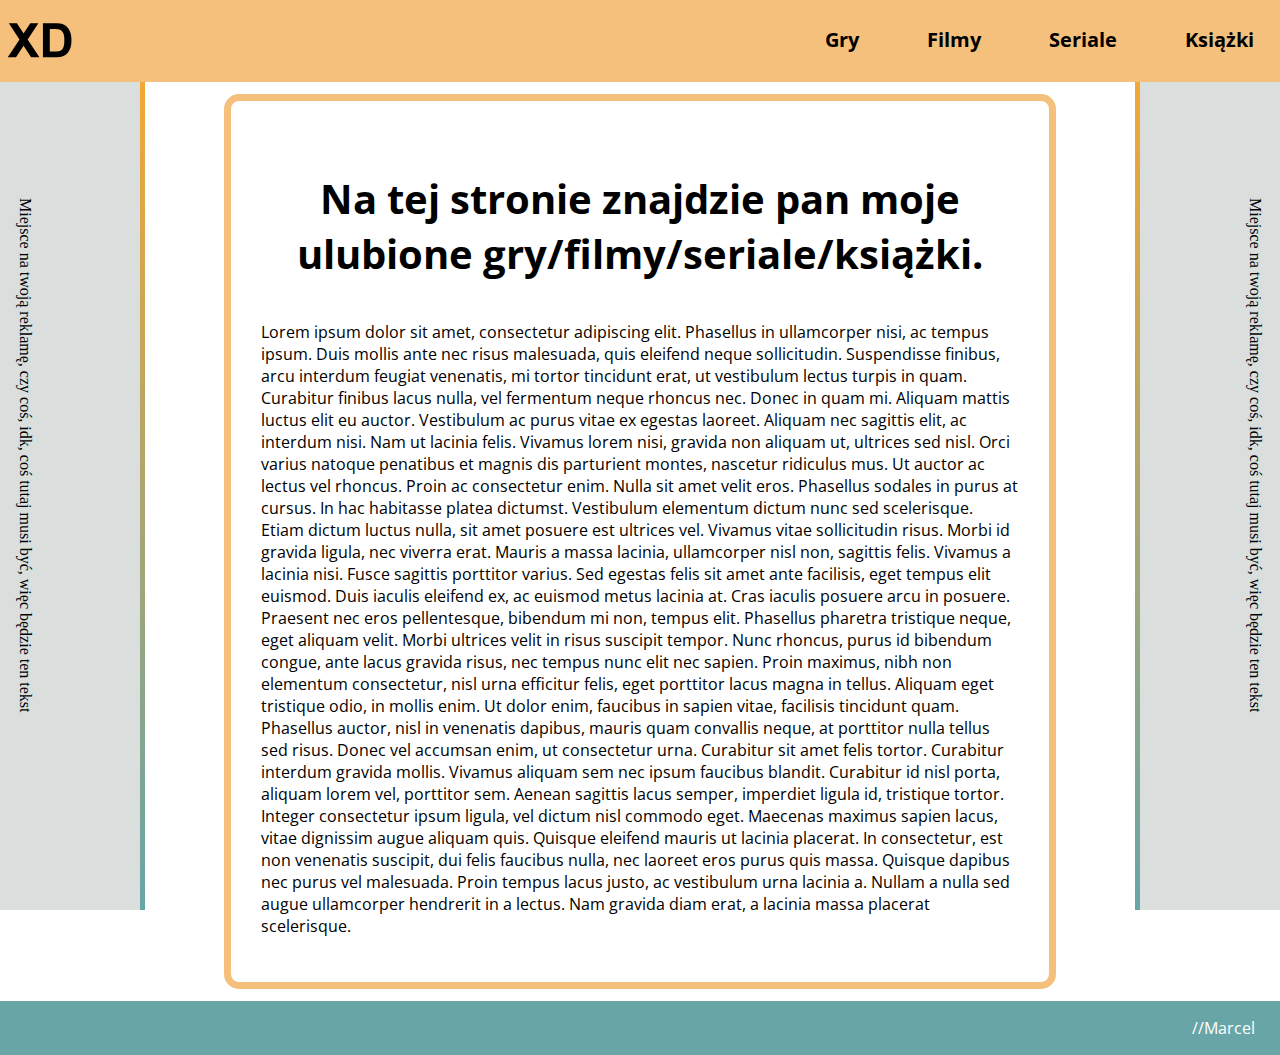
<file: index.html>
<!DOCTYPE html>
<meta charset="utf-8"/>
<html>
<link rel="stylesheet" href="style.css">
<link href="https://fonts.googleapis.com/css2?family=Open+Sans&display=swap" rel="stylesheet"> 


<body>
<main id="test">
	<nav class="navbar-top">
	<a href="index.html"><img id="pic" alt="Logo" src="zasoby-main/logo.png"></img></a>
		<ul>
			<li><a href="gry.html">Gry</a></li>
			<li><a href="filmy.html">Filmy</a></li>
			<li><a href="seriale.html">Seriale</a></li>
			<li><a href="ksiazki.html">Książki</a></li>
		</ul>
	</nav>
	

	<div class="column" id="lewoad">
		<p>Miejsce na twoją reklamę, czy coś, idk, coś tutaj musi być, więc będzie ten tekst</p>
	</div>
	
	<div class="column" id="srodek">
	<div id="widthhack">
		<div class="post" id="numer1"><p id="nag">Na tej stronie znajdzie pan moje ulubione gry/filmy/seriale/książki.</p><p>Lorem ipsum dolor sit amet, consectetur adipiscing elit. Phasellus in ullamcorper nisi, ac tempus ipsum. Duis mollis ante nec risus malesuada, quis eleifend neque sollicitudin. Suspendisse finibus, arcu interdum feugiat venenatis, mi tortor tincidunt erat, ut vestibulum lectus turpis in quam. Curabitur finibus lacus nulla, vel fermentum neque rhoncus nec. Donec in quam mi. Aliquam mattis luctus elit eu auctor. Vestibulum ac purus vitae ex egestas laoreet. Aliquam nec sagittis elit, ac interdum nisi. Nam ut lacinia felis. Vivamus lorem nisi, gravida non aliquam ut, ultrices sed nisl. Orci varius natoque penatibus et magnis dis parturient montes, nascetur ridiculus mus. Ut auctor ac lectus vel rhoncus. Proin ac consectetur enim. Nulla sit amet velit eros. Phasellus sodales in purus at cursus. In hac habitasse platea dictumst. Vestibulum elementum dictum nunc sed scelerisque. Etiam dictum luctus nulla, sit amet posuere est ultrices vel. Vivamus vitae sollicitudin risus. Morbi id gravida ligula, nec viverra erat. Mauris a massa lacinia, ullamcorper nisl non, sagittis felis. Vivamus a lacinia nisi. Fusce sagittis porttitor varius.
			Sed egestas felis sit amet ante facilisis, eget tempus elit euismod. Duis iaculis eleifend ex, ac euismod metus lacinia at. Cras iaculis posuere arcu in posuere. Praesent nec eros pellentesque, bibendum mi non, tempus elit. Phasellus pharetra tristique neque, eget aliquam velit. Morbi ultrices velit in risus suscipit tempor. Nunc rhoncus, purus id bibendum congue, ante lacus gravida risus, nec tempus nunc elit nec sapien. Proin maximus, nibh non elementum consectetur, nisl urna efficitur felis, eget porttitor lacus magna in tellus. Aliquam eget tristique odio, in mollis enim. Ut dolor enim, faucibus in sapien vitae, facilisis tincidunt quam. Phasellus auctor, nisl in venenatis dapibus, mauris quam convallis neque, at porttitor nulla tellus sed risus. Donec vel accumsan enim, ut consectetur urna. Curabitur sit amet felis tortor. Curabitur interdum gravida mollis. Vivamus aliquam sem nec ipsum faucibus blandit. Curabitur id nisl porta, aliquam lorem vel, porttitor sem.
			Aenean sagittis lacus semper, imperdiet ligula id, tristique tortor. Integer consectetur ipsum ligula, vel dictum nisl commodo eget. Maecenas maximus sapien lacus, vitae dignissim augue aliquam quis. Quisque eleifend mauris ut lacinia placerat. In consectetur, est non venenatis suscipit, dui felis faucibus nulla, nec laoreet eros purus quis massa. Quisque dapibus nec purus vel malesuada. Proin tempus lacus justo, ac vestibulum urna lacinia a. Nullam a nulla sed augue ullamcorper hendrerit in a lectus. Nam gravida diam erat, a lacinia massa placerat scelerisque.</p></div>
	</div>
	</div>
	
	<div class="column" id="prawo">
		<p>Miejsce na twoją reklamę, czy coś, idk, coś tutaj musi być, więc będzie ten tekst</p>
	</div>
</main>

	<footer id="footer">
		<p>//Marcel</p>
	</footer>
</body>
</html>
</file>
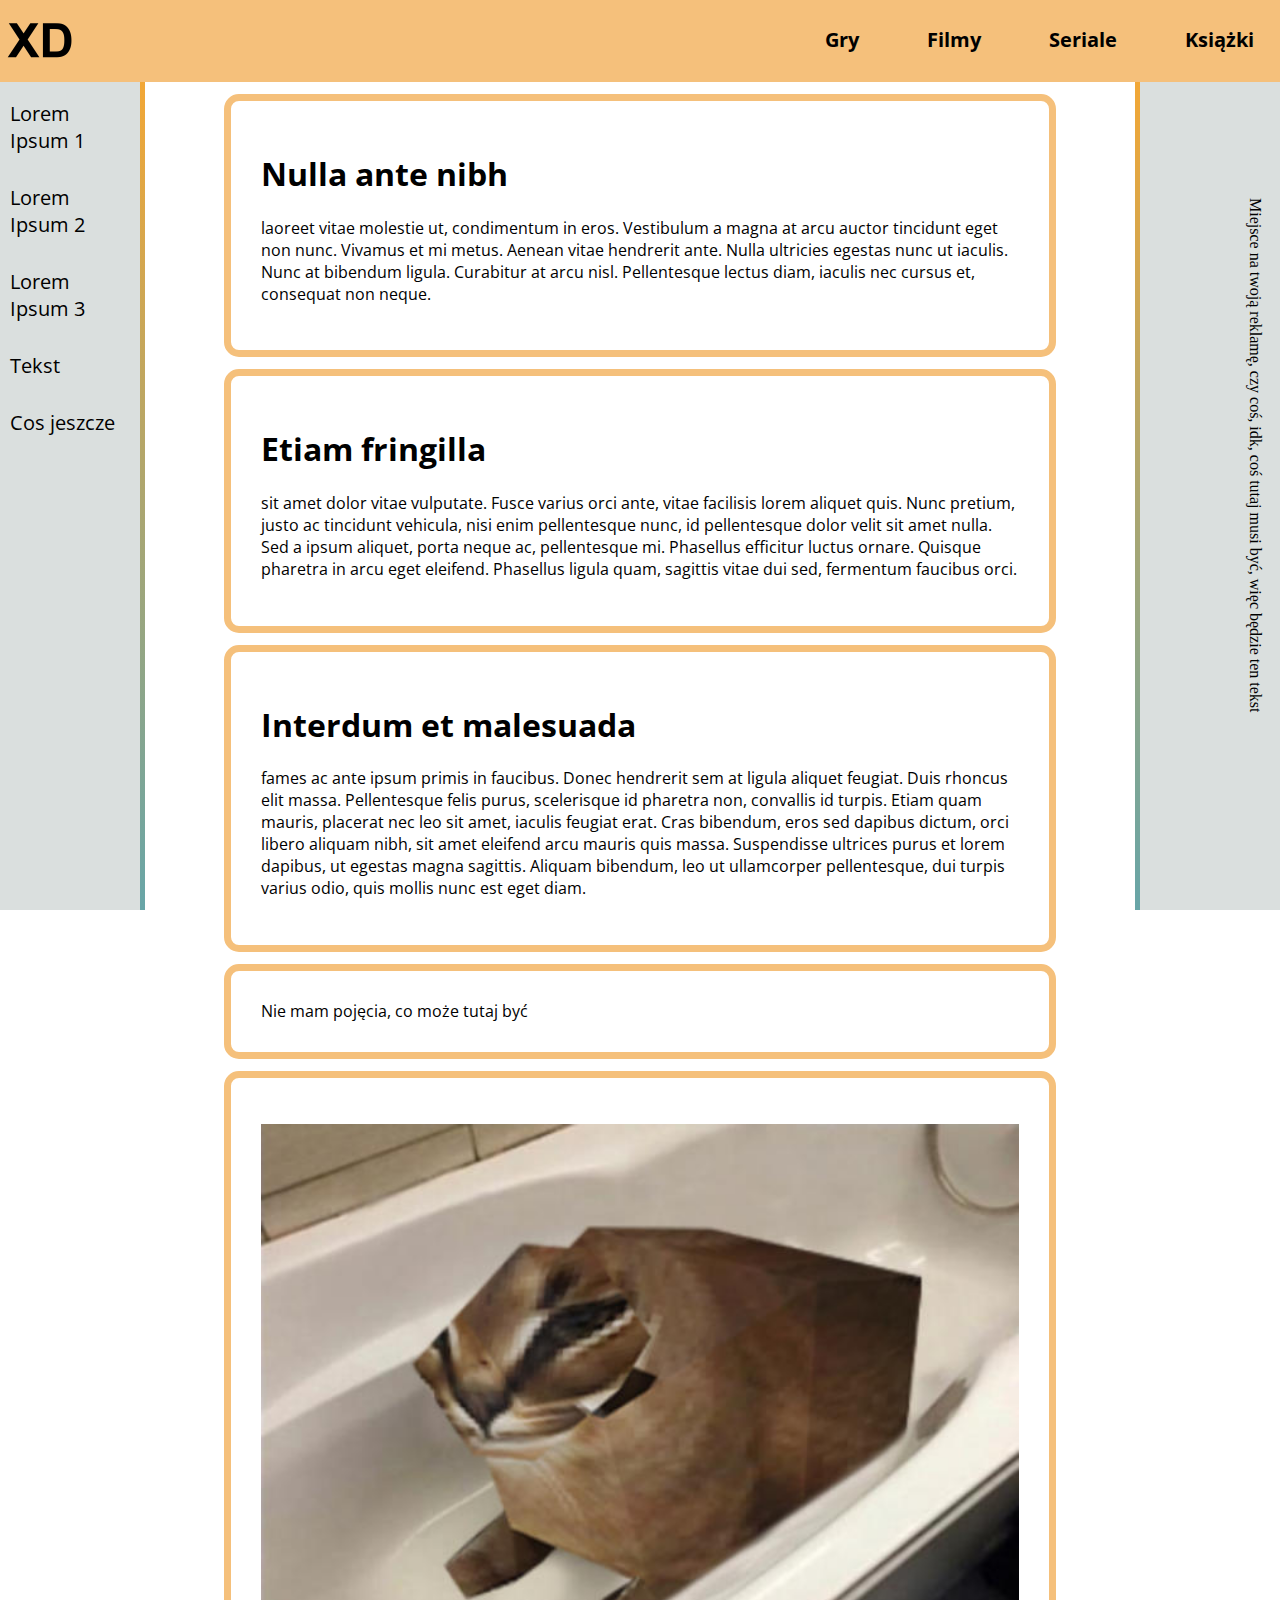
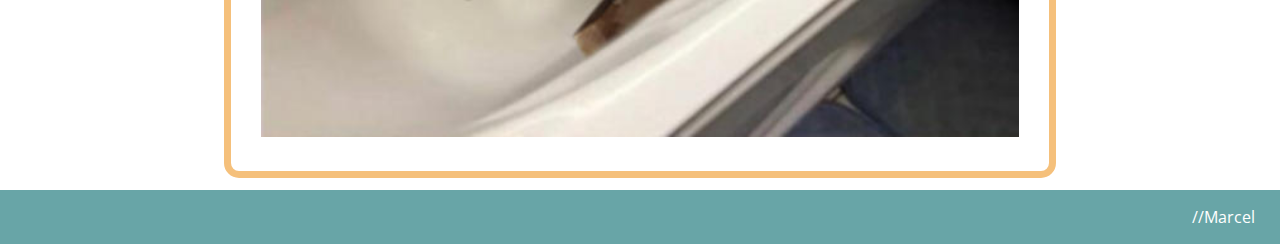
<file: filmy.html>
<!DOCTYPE html>
<meta charset="utf-8"/>
<html>
<link rel="stylesheet" href="style.css">
<link href="https://fonts.googleapis.com/css2?family=Open+Sans&display=swap" rel="stylesheet"> 


<body>
<main id="test">
	<nav class="navbar-top">
	<a href="index.html"><img id="pic" alt="Logo" src="zasoby-main/logo.png"></img></a>
		<ul>
			<li><a href="gry.html">Gry</a></li>
			<li><a href="filmy.html">Filmy</a></li>
			<li><a href="seriale.html">Seriale</a></li>
			<li><a href="ksiazki.html">Książki</a></li>
		</ul>
	</nav>
	

	<div class="column" id="lewo">
		<ul id="list">
			<li><a href="#numer1">Lorem Ipsum 1</a></li>
			<li><a href="#numer2">Lorem Ipsum 2</a></li>
			<li><a href="#numer3">Lorem Ipsum 3</a></li>
			<li><a href="#numer4">Tekst</a></li>
			<li><a href="#numer5">Cos jeszcze</a></li>
		</ul> 
	</div>
	
	<div class="column" id="srodek">
	<div id="widthhack">
		<div class="post" id="numer1"><h1>Nulla ante nibh</h1><p>laoreet vitae molestie ut, condimentum in eros. Vestibulum a magna at arcu auctor tincidunt eget non nunc. Vivamus et mi metus. Aenean vitae hendrerit ante. Nulla ultricies egestas nunc ut iaculis. Nunc at bibendum ligula. Curabitur at arcu nisl. Pellentesque lectus diam, iaculis nec cursus et, consequat non neque. </p></div>
		<div class="post" id="numer2"><h1>Etiam fringilla</h1><p> sit amet dolor vitae vulputate. Fusce varius orci ante, vitae facilisis lorem aliquet quis. Nunc pretium, justo ac tincidunt vehicula, nisi enim pellentesque nunc, id pellentesque dolor velit sit amet nulla. Sed a ipsum aliquet, porta neque ac, pellentesque mi. Phasellus efficitur luctus ornare. Quisque pharetra in arcu eget eleifend. Phasellus ligula quam, sagittis vitae dui sed, fermentum faucibus orci. </p></div>
		<div class="post" id="numer3"><h1>Interdum et malesuada</h1><p> fames ac ante ipsum primis in faucibus. Donec hendrerit sem at ligula aliquet feugiat. Duis rhoncus elit massa. Pellentesque felis purus, scelerisque id pharetra non, convallis id turpis. Etiam quam mauris, placerat nec leo sit amet, iaculis feugiat erat. Cras bibendum, eros sed dapibus dictum, orci libero aliquam nibh, sit amet eleifend arcu mauris quis massa. Suspendisse ultrices purus et lorem dapibus, ut egestas magna sagittis. Aliquam bibendum, leo ut ullamcorper pellentesque, dui turpis varius odio, quis mollis nunc est eget diam.</p></div>
		<div class="post" id="numer4"> Nie mam pojęcia, co może tutaj być </div>
		<div class="post" id="numer5"><p></p><img src="zasoby-ogolne/floppa.jpg"></img></div>
	</div>
	</div>
	
	<div class="column" id="prawo">
		<p>Miejsce na twoją reklamę, czy coś, idk, coś tutaj musi być, więc będzie ten tekst</p>
	</div>
</main>

	<footer id="footer">
		<p>//Marcel</p>
	</footer>
</body>
</html>
</file>
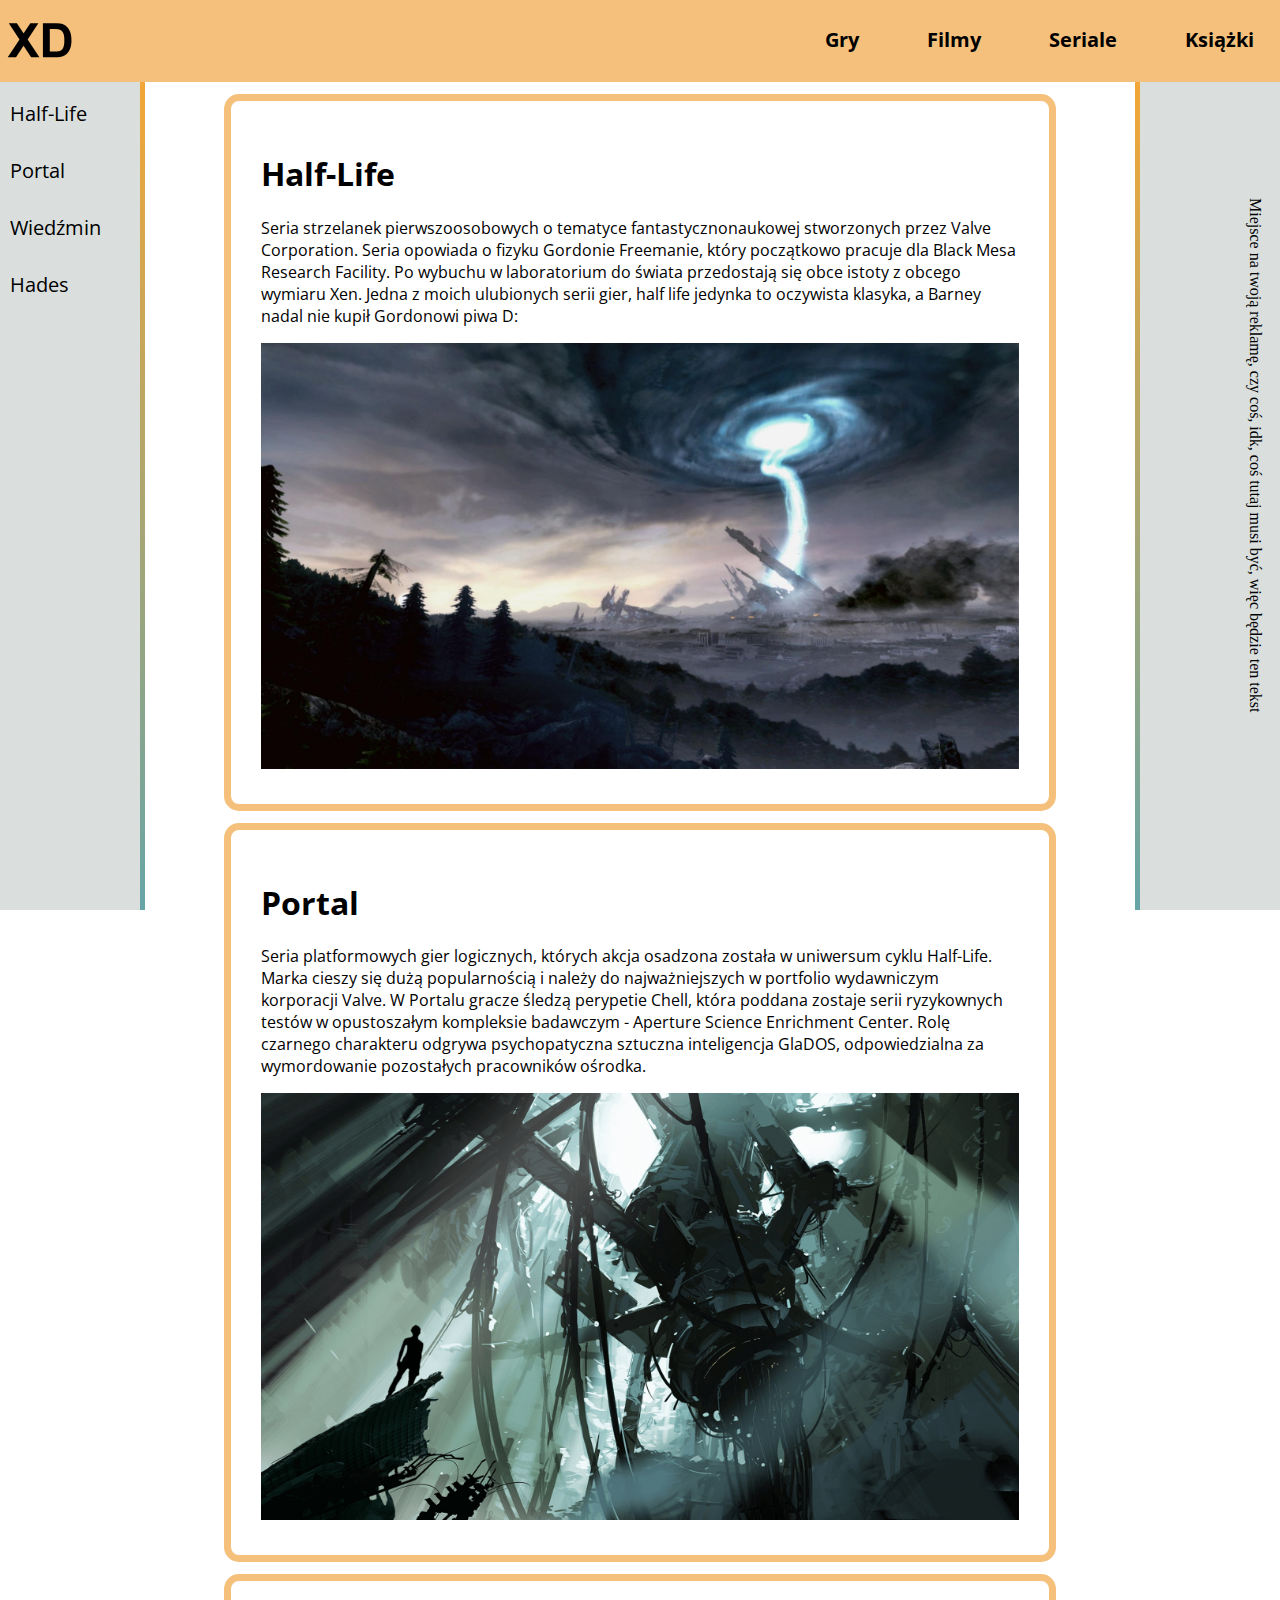
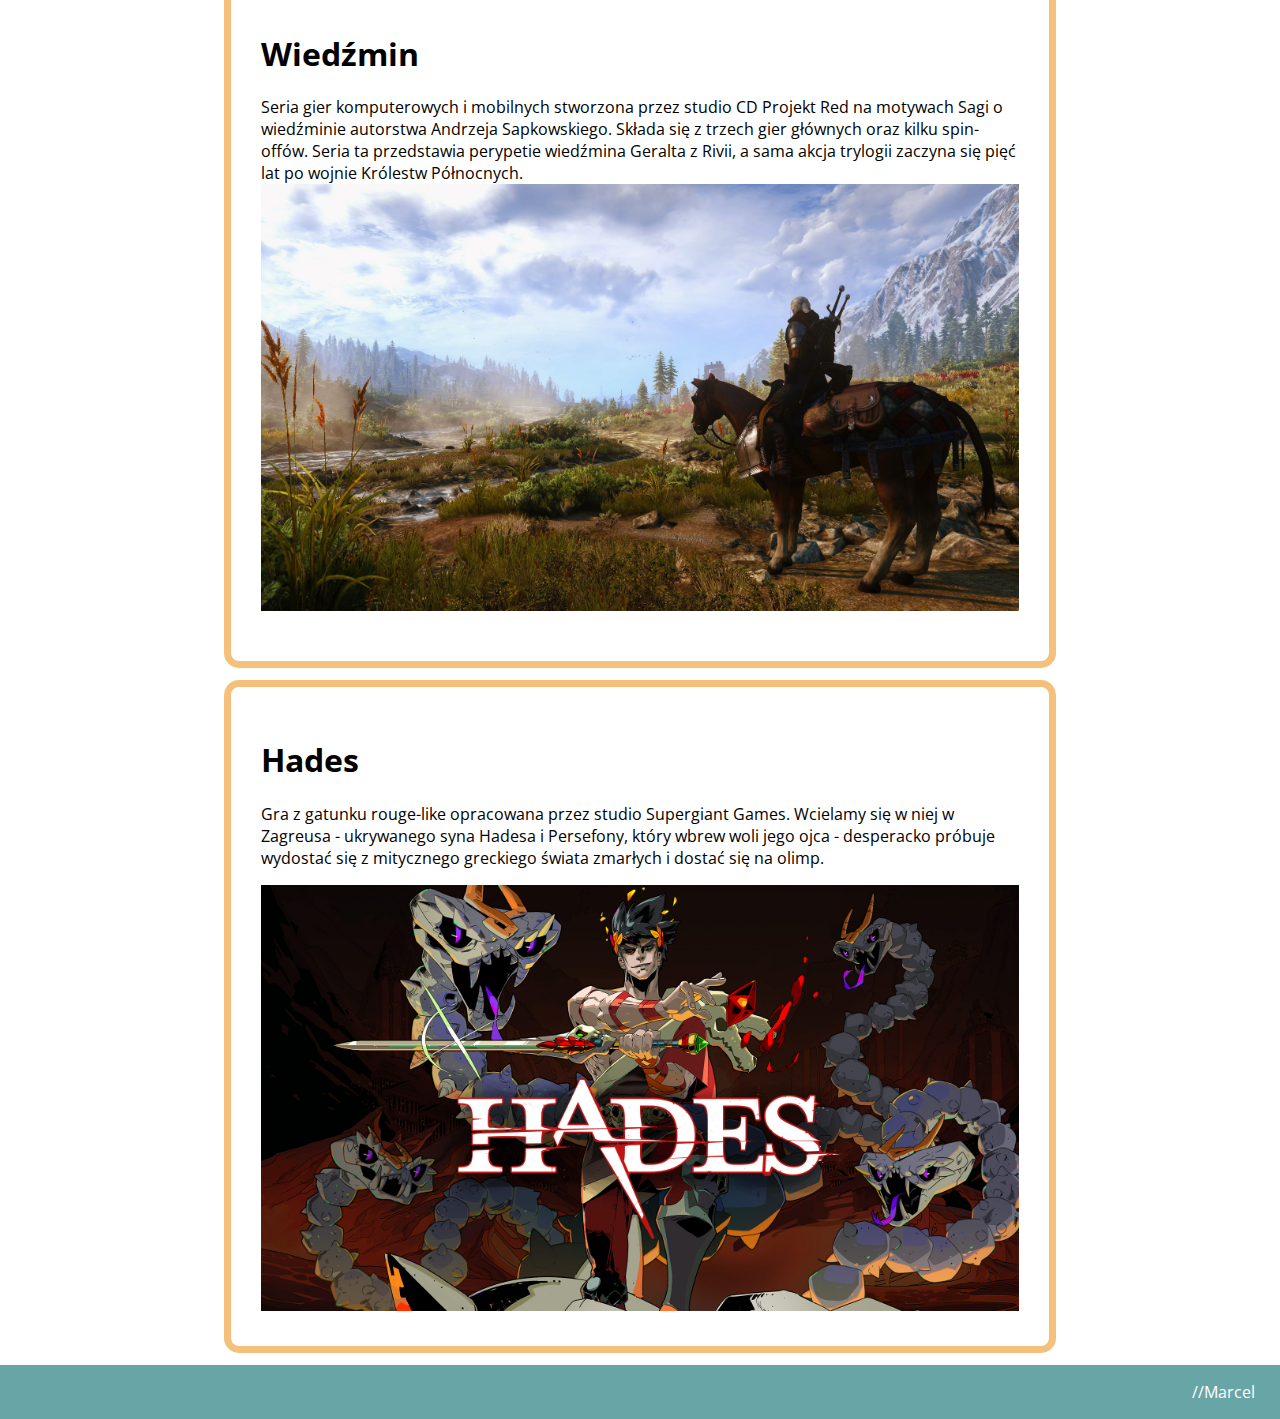
<file: gry.html>
<!DOCTYPE html>
<meta charset="utf-8"/>
<html>
<link rel="stylesheet" href="style.css">
<link href="https://fonts.googleapis.com/css2?family=Open+Sans&display=swap" rel="stylesheet"> 


<body>
<main id="test">
	<nav class="navbar-top">
	<a href="index.html"><img id="pic" alt="Logo" src="zasoby-main/logo.png"></img></a>
		<ul>
			<li><a href="gry.html">Gry</a></li>
			<li><a href="filmy.html">Filmy</a></li>
			<li><a href="seriale.html">Seriale</a></li>
			<li><a href="ksiazki.html">Książki</a></li>
		</ul>
	</nav>
	

	<div class="column" id="lewo">
		<ul id="list">
			<li><a href="#numer1">Half-Life</a></li>
			<li><a href="#numer2">Portal</a></li>
			<li><a href="#numer3">Wiedźmin</a></li>
			<li><a href="#numer4">Hades</a></li>
		</ul> 
	</div>
	
	<div class="column" id="srodek">
	<div id="widthhack">
		<div class="post" id="numer1"><h1>Half-Life</h1><p>Seria strzelanek pierwszoosobowych o tematyce fantastycznonaukowej stworzonych przez Valve Corporation. Seria opowiada o fizyku Gordonie Freemanie, który początkowo pracuje dla Black Mesa Research Facility. Po wybuchu w laboratorium do świata przedostają się obce istoty z obcego wymiaru Xen. Jedna z moich ulubionych serii gier, half life jedynka to oczywista klasyka, a Barney nadal nie kupił Gordonowi piwa D: </p><img src="zasoby-gry/half-life.jpg"></img></div>
		<div class="post" id="numer2"><h1>Portal</h1><p>Seria platformowych gier logicznych, których akcja osadzona została w uniwersum cyklu Half-Life. Marka cieszy się dużą popularnością i należy do najważniejszych w portfolio wydawniczym korporacji Valve. W Portalu gracze śledzą perypetie Chell, która poddana zostaje serii ryzykownych testów w opustoszałym kompleksie badawczym - Aperture Science Enrichment Center. Rolę czarnego charakteru odgrywa psychopatyczna sztuczna inteligencja GlaDOS, odpowiedzialna za wymordowanie pozostałych pracowników ośrodka.</p> <img src="zasoby-gry/portal.png"></img></div>
		<div class="post" id="numer3"><h1>Wiedźmin</h1><p>Seria gier komputerowych i mobilnych stworzona przez studio CD Projekt Red na motywach Sagi o wiedźminie autorstwa Andrzeja Sapkowskiego. Składa się z trzech gier głównych oraz kilku spin-offów. Seria ta przedstawia perypetie wiedźmina Geralta z Rivii, a sama akcja trylogii zaczyna się pięć lat po wojnie Królestw Północnych.<img src="zasoby-gry/wiedzmin.jpg"></img> </p></div>
		<div class="post" id="numer4"><h1>Hades</h1><p> Gra z gatunku rouge-like opracowana przez studio Supergiant Games. Wcielamy się w niej w Zagreusa - ukrywanego syna Hadesa i Persefony, który wbrew woli jego ojca - desperacko próbuje wydostać się z mitycznego greckiego świata zmarłych i dostać się na olimp. </p><img src="zasoby-gry/hades.jpg"></img></div>
	</div>
	</div>
	
	<div class="column" id="prawo">
		<p>Miejsce na twoją reklamę, czy coś, idk, coś tutaj musi być, więc będzie ten tekst</p>
	</div>
</main>

	<footer id="footer">
		<p>//Marcel</p>
	</footer>
</body>
</html>
</file>
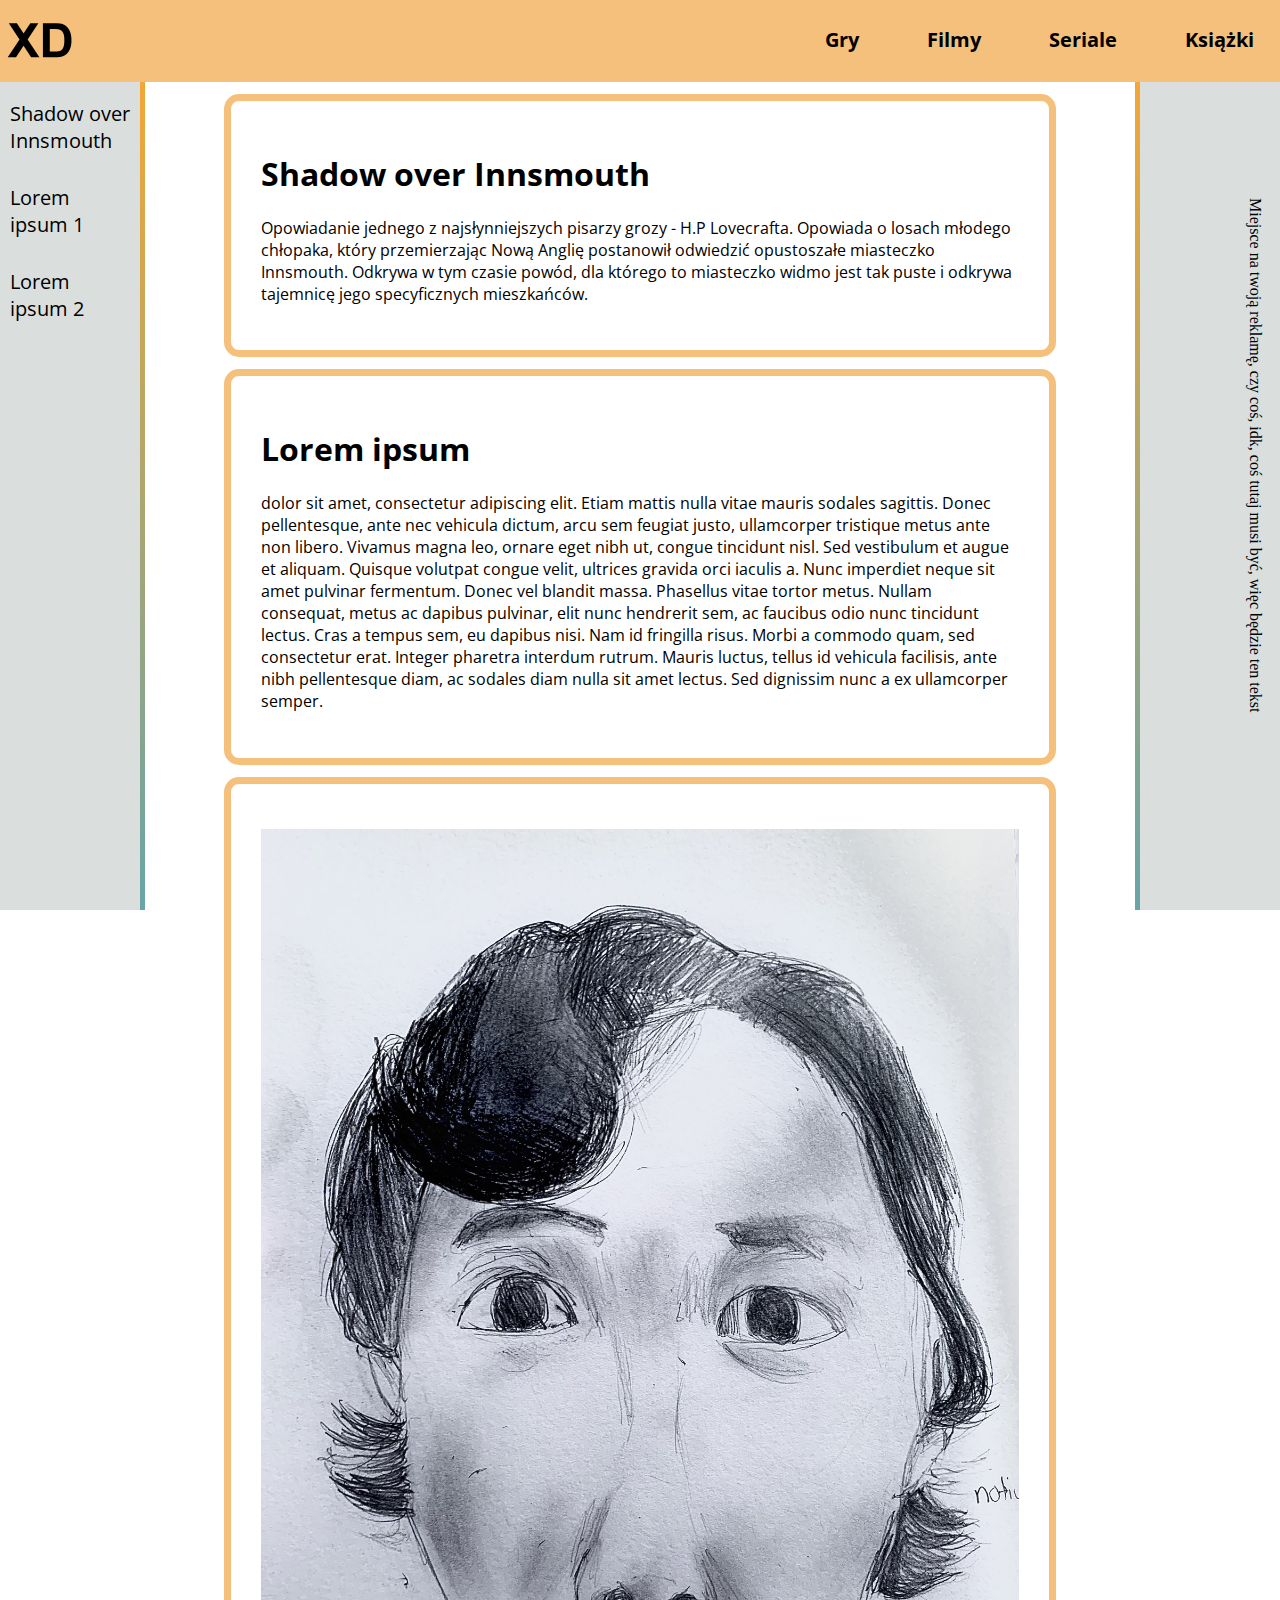
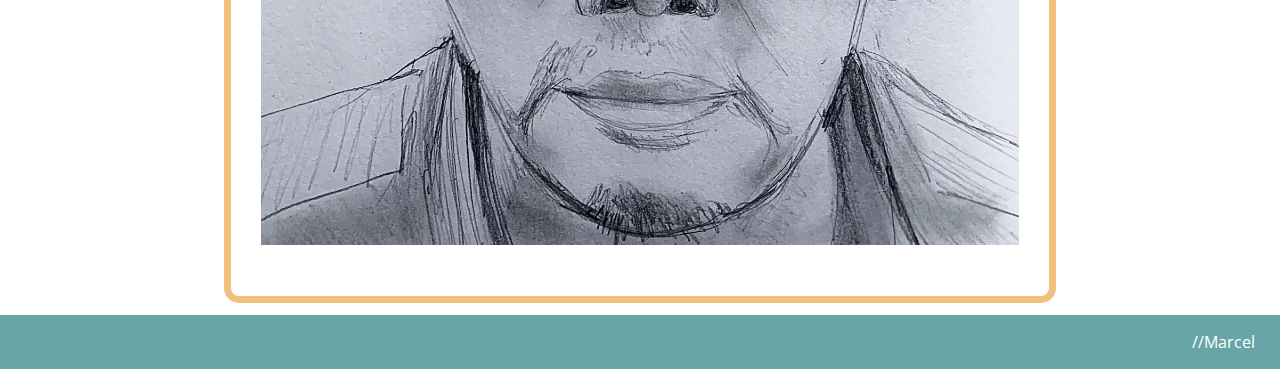
<file: ksiazki.html>
<!DOCTYPE html>
<meta charset="utf-8"/>
<html>
<link rel="stylesheet" href="style.css">
<link href="https://fonts.googleapis.com/css2?family=Open+Sans&display=swap" rel="stylesheet"> 


<body>
<main id="test">
	<nav class="navbar-top">
	<a href="index.html"><img id="pic" alt="Logo" src="zasoby-main/logo.png"></img></a>
		<ul>
			<li><a href="gry.html">Gry</a></li>
			<li><a href="filmy.html">Filmy</a></li>
			<li><a href="seriale.html">Seriale</a></li>
			<li><a href="ksiazki.html">Książki</a></li>
		</ul>
	</nav>
	

	<div class="column" id="lewo">
		<ul id="list">
			<li><a href="#numer1">Shadow over Innsmouth</a></li>
			<li><a href="#numer2">Lorem ipsum 1</a></li>
			<li><a href="#numer3">Lorem ipsum 2</a></li>
		</ul> 
	</div>
	
	<div class="column" id="srodek">
	<div id="widthhack">
		<div class="post" id="numer1"><h1>Shadow over Innsmouth</h1><p> Opowiadanie jednego z najsłynniejszych pisarzy grozy - H.P Lovecrafta. Opowiada o losach młodego chłopaka, który przemierzając Nową Anglię postanowił odwiedzić opustoszałe miasteczko Innsmouth. Odkrywa w tym czasie powód, dla którego to miasteczko widmo jest tak puste i odkrywa tajemnicę jego specyficznych mieszkańców.</p></div>
		<div class="post" id="numer2"><h1>Lorem ipsum</h1><p>dolor sit amet, consectetur adipiscing elit. Etiam mattis nulla vitae mauris sodales sagittis. Donec pellentesque, ante nec vehicula dictum, arcu sem feugiat justo, ullamcorper tristique metus ante non libero. Vivamus magna leo, ornare eget nibh ut, congue tincidunt nisl. Sed vestibulum et augue et aliquam. Quisque volutpat congue velit, ultrices gravida orci iaculis a. Nunc imperdiet neque sit amet pulvinar fermentum. Donec vel blandit massa. Phasellus vitae tortor metus. Nullam consequat, metus ac dapibus pulvinar, elit nunc hendrerit sem, ac faucibus odio nunc tincidunt lectus. Cras a tempus sem, eu dapibus nisi. Nam id fringilla risus. Morbi a commodo quam, sed consectetur erat. Integer pharetra interdum rutrum. Mauris luctus, tellus id vehicula facilisis, ante nibh pellentesque diam, ac sodales diam nulla sit amet lectus. Sed dignissim nunc a ex ullamcorper semper. </p></div>
		<div class="post" id="numer3"><p> </p><img src="zasoby-ogolne/squid.jpg"></img> </p></div>
	</div>
	</div>
	
	<div class="column" id="prawo">
		<p>Miejsce na twoją reklamę, czy coś, idk, coś tutaj musi być, więc będzie ten tekst</p>
	</div>
</main>

	<footer id="footer">
		<p>//Marcel</p>
	</footer>
</body>
</html>
</file>
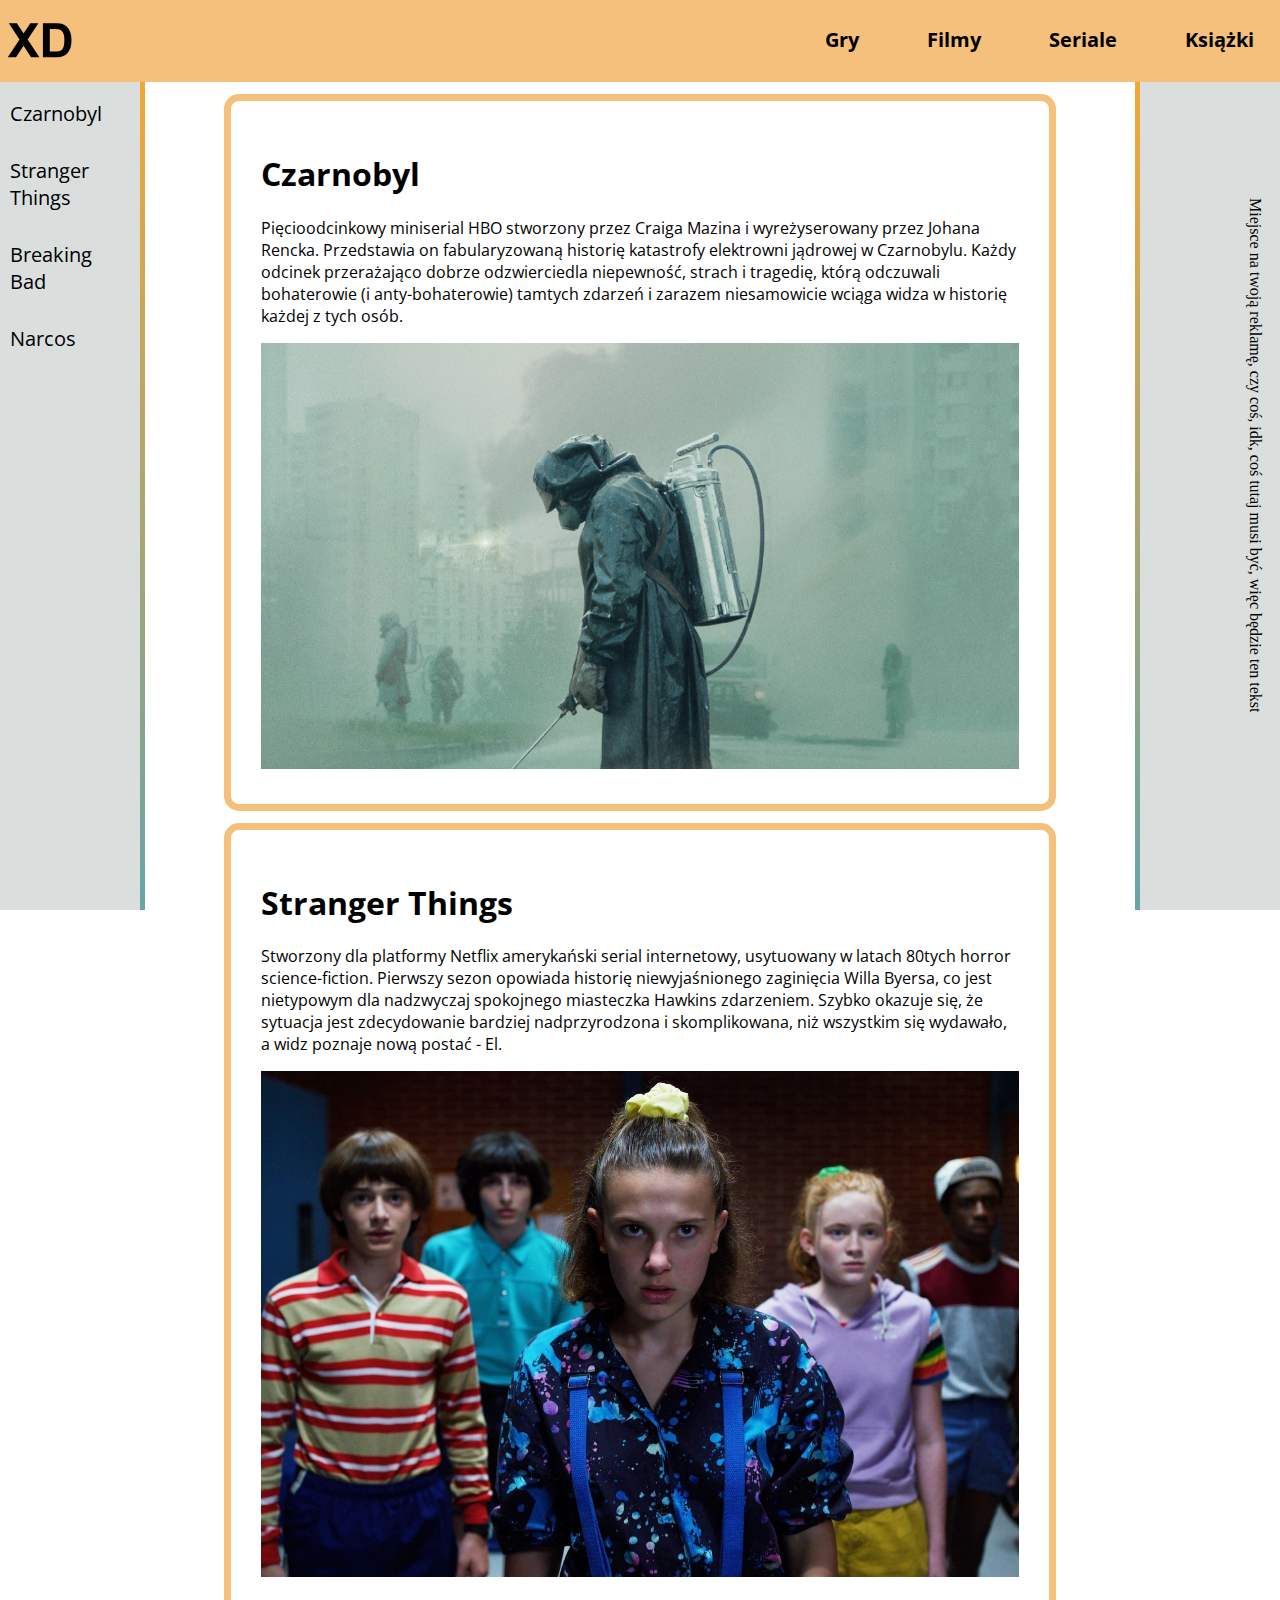
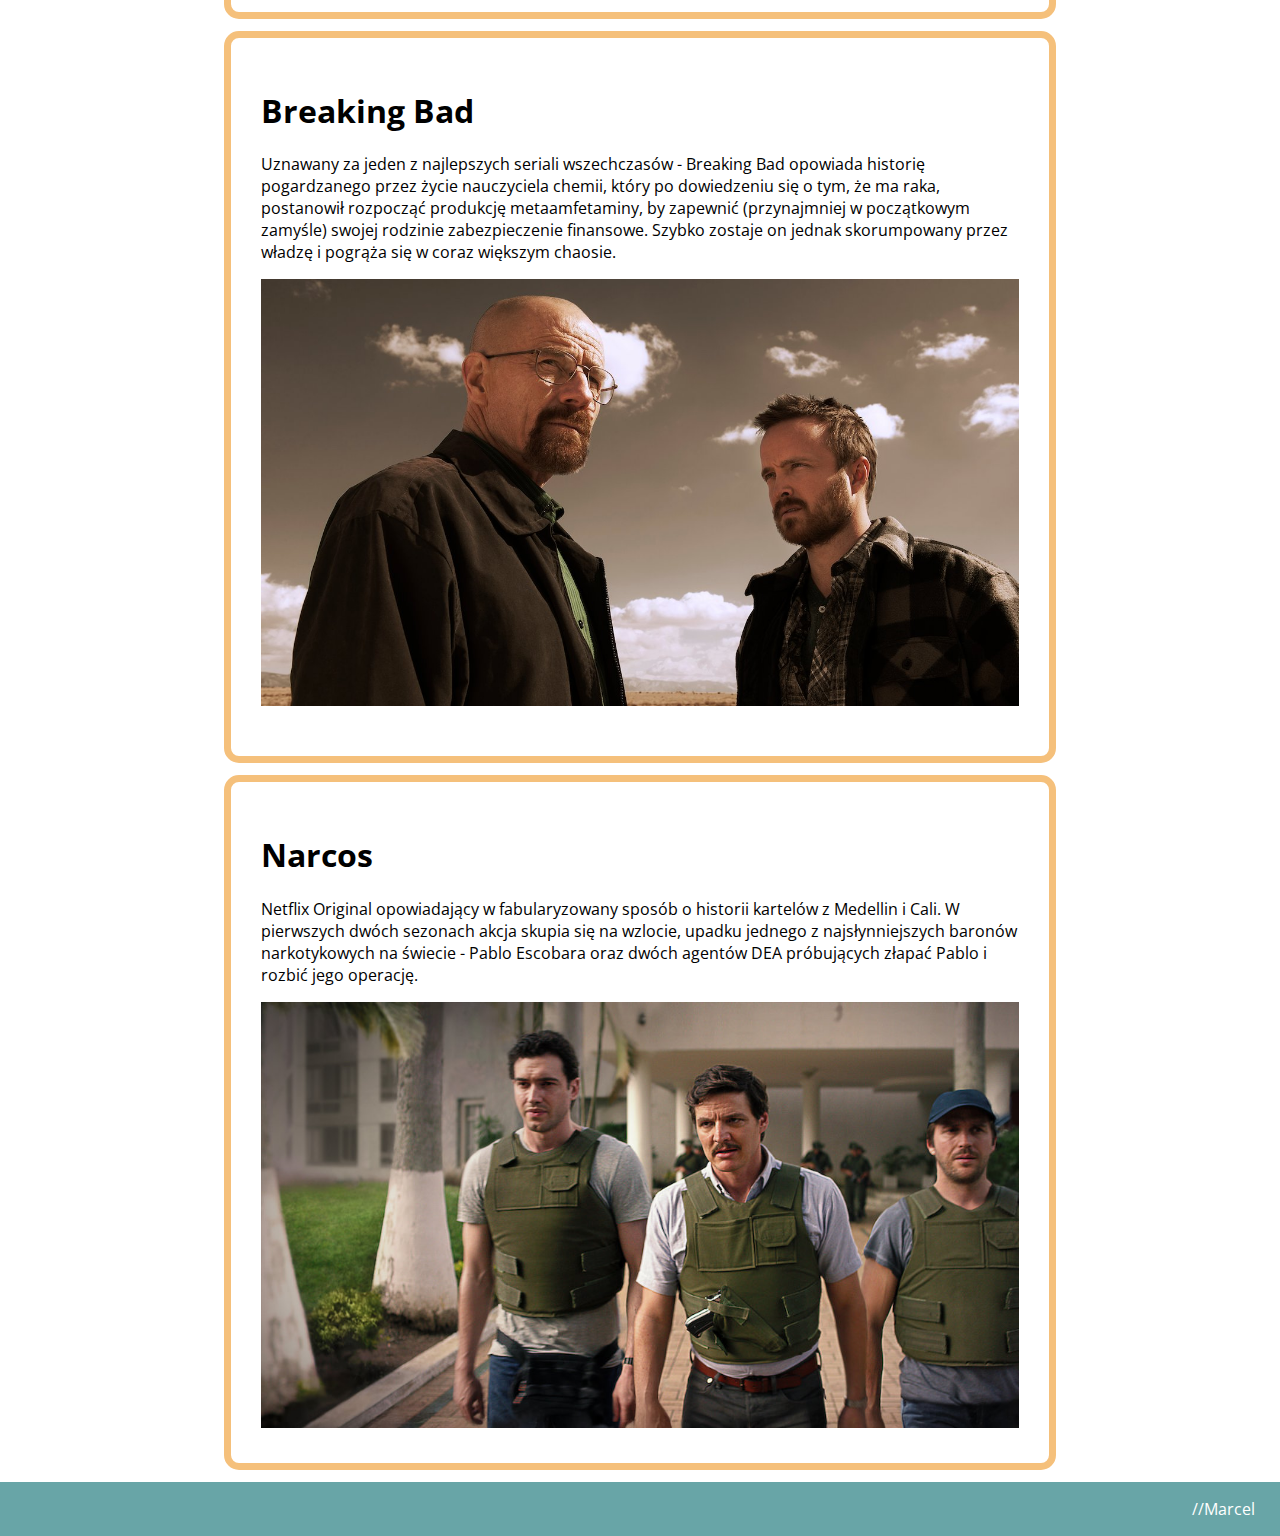
<file: seriale.html>
<!DOCTYPE html>
<meta charset="utf-8"/>
<html>
<link rel="stylesheet" href="style.css">
<link href="https://fonts.googleapis.com/css2?family=Open+Sans&display=swap" rel="stylesheet"> 


<body>
<main id="test">
	<nav class="navbar-top">
	<a href="index.html"><img id="pic" alt="Logo" src="zasoby-main/logo.png"></img></a>
		<ul>
			<li><a href="gry.html">Gry</a></li>
			<li><a href="filmy.html">Filmy</a></li>
			<li><a href="seriale.html">Seriale</a></li>
			<li><a href="ksiazki.html">Książki</a></li>
		</ul>
	</nav>
	

	<div class="column" id="lewo">
		<ul id="list">
			<li><a href="#numer1">Czarnobyl</a></li>
			<li><a href="#numer2">Stranger Things</a></li>
			<li><a href="#numer3">Breaking Bad</a></li>
			<li><a href="#numer4">Narcos</a></li>
		</ul> 
	</div>
	
	<div class="column" id="srodek">
	<div id="widthhack">
		<div class="post" id="numer1"><h1>Czarnobyl</h1><p> Pięcioodcinkowy miniserial HBO stworzony przez Craiga Mazina i wyreżyserowany przez Johana Rencka. Przedstawia on fabularyzowaną historię katastrofy elektrowni jądrowej w Czarnobylu. Każdy odcinek przerażająco dobrze odzwierciedla niepewność, strach i tragedię, którą odczuwali bohaterowie (i anty-bohaterowie) tamtych zdarzeń i zarazem niesamowicie wciąga widza w historię każdej z tych osób.</p><img src="zasoby-seriale/czarnobyl.jpg"></img></div>
		<div class="post" id="numer2"><h1>Stranger Things</h1><p> Stworzony dla platformy Netflix amerykański serial internetowy, usytuowany w latach 80tych horror science-fiction. Pierwszy sezon opowiada historię niewyjaśnionego zaginięcia Willa Byersa, co jest nietypowym dla nadzwyczaj spokojnego miasteczka Hawkins zdarzeniem. Szybko okazuje się, że sytuacja jest zdecydowanie bardziej nadprzyrodzona i skomplikowana, niż wszystkim się wydawało, a widz poznaje nową postać - El.</p> <img src="zasoby-seriale/stranger-things.jpg"></img></div>
		<div class="post" id="numer3"><h1>Breaking Bad</h1><p>Uznawany za jeden z najlepszych seriali wszechczasów - Breaking Bad opowiada historię pogardzanego przez życie nauczyciela chemii, który po dowiedzeniu się o tym, że ma raka, postanowił rozpocząć produkcję metaamfetaminy, by zapewnić (przynajmniej w początkowym zamyśle) swojej rodzinie zabezpieczenie finansowe. Szybko zostaje on jednak skorumpowany przez władzę i pogrąża się w coraz większym chaosie.</p><img src="zasoby-seriale/breaking-bad.jpg"></img> </p></div>
		<div class="post" id="numer4"><h1>Narcos</h1><p> Netflix Original opowiadający w fabularyzowany sposób o historii kartelów z Medellin i Cali. W pierwszych dwóch sezonach akcja skupia się na wzlocie, upadku jednego z najsłynniejszych baronów narkotykowych na świecie - Pablo Escobara oraz dwóch agentów DEA próbujących złapać Pablo i rozbić jego operację.</p><img src="zasoby-seriale/narcos.jpg"></img></div>
	</div>
	</div>
	
	<div class="column" id="prawo">
		<p>Miejsce na twoją reklamę, czy coś, idk, coś tutaj musi być, więc będzie ten tekst</p>
	</div>
</main>

	<footer id="footer">
		<p>//Marcel</p>
	</footer>
</body>
</html>
</file>
<file: style.css>
/*Kompletne spaghetti, ale jakoś klei tą stronę, co mnie samego w ogóle dziwi XDDD*/

html, body{margin:0px; padding:0px; height: 100%; font-family: 'Open Sans';}

main {
  flex-grow: 1;
  flex-shrink: 0;
  flex-basis: auto;
}
body {
  display: flex;
  flex-direction: column;
  min-height: 100vh;
}

.navbar-top{
	position: relative;
	top:0px;
	height:80px;
	background-color: #F5C07B;
	padding:1px;
	z-index:2;
}
.navbar-top ul{
	float:right;
	margin-right:25px;
	margin-top:25px;
}
.navbar-top ul li{
	display:inline-block;
	padding-left:5vw;
	font-size:20px;
	font-weight:bold;
	
}
a{
	text-decoration: none;
	color:black;
}
#pic{
	float:left;
	width:80px;
}


#header{
	background-color:blue;
	text-align:center;
	position:relative;
	top:10px;
	font-size:40px;
	font-family:'Open Sans';

}


.column{
	float:left;
	margin:0;
	padding:0;
}



#lewo{
	width:140px;
	background-color: #dadfde;
	height:100%;
	border-width: 5px;
	border-style: solid;
	border-image: linear-gradient(to bottom, #FFA72B, #68A5A7) 1 100%;
	border-left:none;
	position:fixed;
	left:0;
	top:0;
	z-index: 1;
}
#prawo{
	width:140px;
	text-align:center;
	background-color: #dadfde;
	float:right;
	writing-mode: vertical-rl;
	text-orientation: mixed;
	border-width: 5px;
	border-style: solid;
	border-image: linear-gradient(to bottom, #FFA72B, #68A5A7) 1 100%;
	border-right:none;
	font-family:'Times-New-Roman';
	position:fixed;
	right:0;
	top:0;
	z-index:1;
	height:100%;

}
#srodek{
	margin-left:145px;
	margin-right:145px;
	overflow: auto;
	width: calc(100% - 290px);
}
#srodek img{
	width:100%;
}
.column:after{
	content:"";
	display:block;
	clear:both;
}
@media (max-width: 960px) {
	#prawo{
		display:none;
	}
}
@media (max-width: 960px) {
	#srodek{
		width: calc(100% - 145px);
	}
}

#list{
	font-size: 20px;
	list-style-type: none;
	padding: 10px;
	padding-top:45px;
}
#list li{
	margin-top:30px;
	margin-bottom:20px;
	width:100%;
	position:static;
	left:0;
	text-align:left;
	

}
#list a:hover{
	color:#68A5A7;
	transition: color 250ms;
	
}

#test{
	display:unset;
}


footer {
  flex-grow: 0;
  flex-shrink: 0;
  flex-basis: auto;
  background-color: #68A5A7;
  z-index: 3;
  text-align:right;
  padding-right:25px;
  color:white;
}

nav a:hover{
  color: #68a5a7;
  transition: color 250ms;
  
}

#widthhack{
	max-width:1200px;
	width:auto;
	margin-left:auto;
	margin-right:auto;
}
.post{
	padding:3%;
	margin: 12px 8% 12px 8%;
	border: 7px solid #F5C07B;
	border-radius:15px;
	max-width:1080px;
}
#nag{
	font-weight:bold;
	font-size:40px;
	text-align:center;
}

#lewoad{
	width:140px;
	text-align:center;
	background-color: #dadfde;
	float:left;
	writing-mode: vertical-lr;
	text-orientation: mixed;
	border-width: 5px;
	border-style: solid;
	border-image: linear-gradient(to bottom, #FFA72B, #68A5A7) 1 100%;
	border-left:none;
	font-family:'Times-New-Roman';
	position:fixed;
	left:0;
	top:0;
	z-index:1;
	height:100%;

}
</file>
